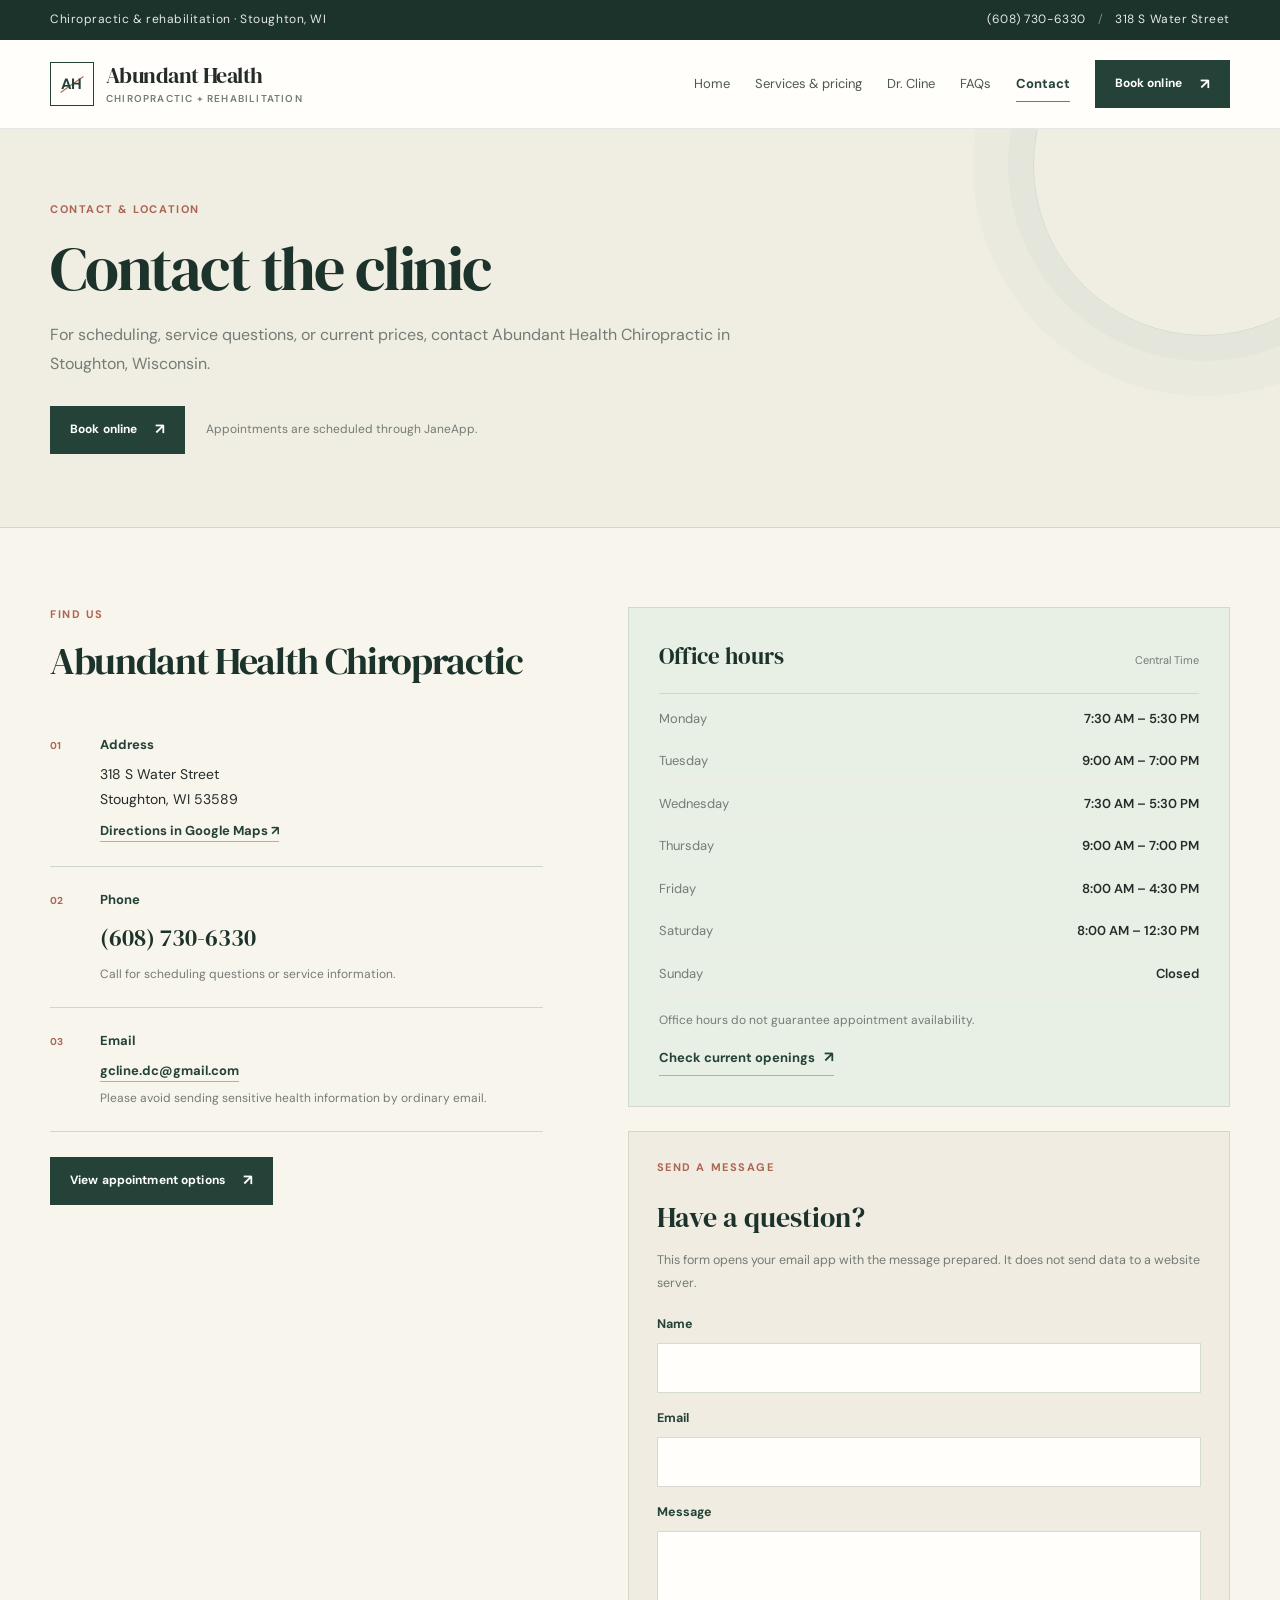
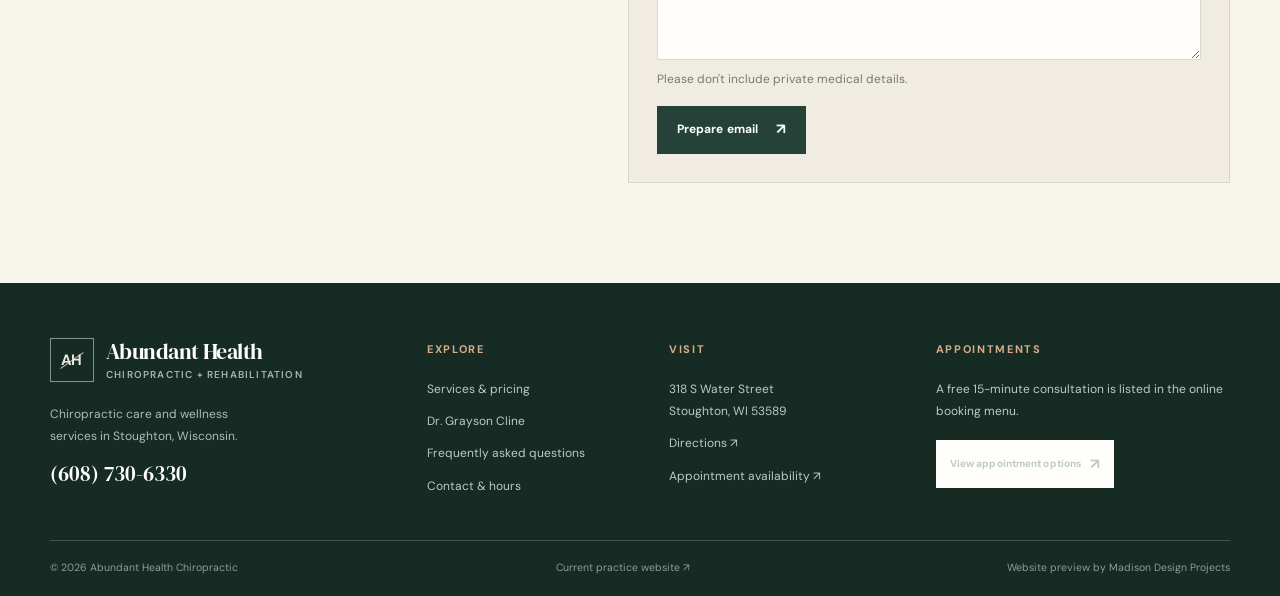
<file: contact.html>
<!doctype html>
<html lang="en">
<head>
<meta charset="utf-8">
<meta name="viewport" content="width=device-width,initial-scale=1">
<meta name="theme-color" content="#244238">
<meta name="description" content="Contact Abundant Health Chiropractic at 318 S Water Street in Stoughton, WI. View office hours, phone, email, directions, and online booking.">
<title>Contact & Location | Abundant Health Chiropractic</title>
<link rel="canonical" href="https://abundant-health-chiropractic.vercel.app/contact.html">
<link rel="preconnect" href="https://fonts.googleapis.com">
<link rel="preconnect" href="https://fonts.gstatic.com" crossorigin>
<link href="https://fonts.googleapis.com/css2?family=DM+Sans:wght@400;500;600;700&family=DM+Serif+Display:ital@0;1&display=swap" rel="stylesheet">
<link rel="stylesheet" href="assets/site.css">
<script src="assets/site.js" defer></script>
</head>
<body class="page-contact">
<div class="utility-bar">
  <div class="container utility-inner">
    <span>Chiropractic &amp; rehabilitation · Stoughton, WI</span>
    <div class="utility-right"><a href="tel:+16087306330">(608) 730-6330</a><span class="utility-divider">/</span><a href="https://www.google.com/maps/search/?api=1&query=318+S+Water+St%2C+Stoughton%2C+WI+53589" target="_blank" rel="noopener">318 S Water Street</a></div>
  </div>
</div>
<header class="site-header">
  <div class="container header-inner">
    <a class="brand" href="index.html" aria-label="Abundant Health Chiropractic home">
      <span class="brand-symbol" aria-hidden="true"><span>A</span><span>H</span></span>
      <span class="brand-name"><strong>Abundant Health</strong><small>Chiropractic + Rehabilitation</small></span>
    </a>
    <button class="menu-toggle" type="button" aria-expanded="false" aria-controls="primary-nav" aria-label="Open navigation"><span></span><span></span></button>
    <nav class="primary-nav" id="primary-nav" aria-label="Main navigation">
      <a href="index.html">Home</a><a href="services.html">Services & pricing</a><a href="about.html">Dr. Cline</a><a href="faq.html">FAQs</a><a href="contact.html" aria-current="page">Contact</a>
      <a class="button button-dark nav-book" href="https://ahchirowellness.janeapp.com/locations/abundant-health-chiropractic/book" target="_blank" rel="noopener">Book online <span aria-hidden="true">↗</span></a>
    </nav>
  </div>
</header>
<main><section class="page-hero"><div class="container page-hero-inner"><p class="eyebrow">CONTACT &amp; LOCATION</p><h1>Contact the clinic</h1><p class="page-lede">For scheduling, service questions, or current prices, contact Abundant Health Chiropractic in Stoughton, Wisconsin.</p><div class="page-hero-actions"><a class="button button-dark" href="https://ahchirowellness.janeapp.com/locations/abundant-health-chiropractic/book" target="_blank" rel="noopener">Book online <span>↗</span></a><span class="plain-note">Appointments are scheduled through JaneApp.</span></div></div></section>
<section class="section contact-section"><div class="container contact-grid"><div class="contact-main"><p class="eyebrow">FIND US</p><h2>Abundant Health Chiropractic</h2><div class="contact-detail"><span class="contact-detail-mark">01</span><div><strong>Address</strong><p>318 S Water Street<br>Stoughton, WI 53589</p><a href="https://www.google.com/maps/search/?api=1&query=318+S+Water+St%2C+Stoughton%2C+WI+53589" target="_blank" rel="noopener">Directions in Google Maps ↗</a></div></div><div class="contact-detail"><span class="contact-detail-mark">02</span><div><strong>Phone</strong><p><a class="contact-big" href="tel:+16087306330">(608) 730-6330</a></p><span>Call for scheduling questions or service information.</span></div></div><div class="contact-detail"><span class="contact-detail-mark">03</span><div><strong>Email</strong><p><a href="mailto:gcline.dc@gmail.com">gcline.dc@gmail.com</a></p><span>Please avoid sending sensitive health information by ordinary email.</span></div></div><a class="button button-dark contact-primary" href="https://ahchirowellness.janeapp.com/locations/abundant-health-chiropractic/book" target="_blank" rel="noopener">View appointment options <span>↗</span></a></div>
<div class="contact-side"><div class="hours-card hours-card-contact"><div class="hours-heading"><h3>Office hours</h3><span>Central Time</span></div><div class="hours-list"><div><span>Monday</span><b>7:30 AM – 5:30 PM</b></div><div><span>Tuesday</span><b>9:00 AM – 7:00 PM</b></div><div><span>Wednesday</span><b>7:30 AM – 5:30 PM</b></div><div><span>Thursday</span><b>9:00 AM – 7:00 PM</b></div><div><span>Friday</span><b>8:00 AM – 4:30 PM</b></div><div><span>Saturday</span><b>8:00 AM – 12:30 PM</b></div><div><span>Sunday</span><b>Closed</b></div></div><p class="hours-note">Office hours do not guarantee appointment availability.</p><a class="text-link" href="https://ahchirowellness.janeapp.com/locations/abundant-health-chiropractic/book/month" target="_blank" rel="noopener">Check current openings <span>↗</span></a></div>
<div class="message-card"><p class="eyebrow">SEND A MESSAGE</p><h3>Have a question?</h3><p>This form opens your email app with the message prepared. It does not send data to a website server.</p><form id="contact-form"><label for="contact-name">Name</label><input id="contact-name" name="name" autocomplete="name" required><label for="contact-email">Email</label><input id="contact-email" name="email" type="email" autocomplete="email" required><label for="contact-message">Message</label><textarea id="contact-message" name="message" rows="4" required></textarea><p class="form-note">Please don't include private medical details.</p><button class="button button-dark" type="submit">Prepare email <span>↗</span></button><p class="form-status" id="form-status" aria-live="polite"></p></form></div></div>
</div></section></main>
<footer class="site-footer">
  <div class="container footer-main">
    <div class="footer-brand">
      <a class="brand brand-inverse" href="index.html" aria-label="Abundant Health Chiropractic home">
        <span class="brand-symbol" aria-hidden="true"><span>A</span><span>H</span></span>
        <span class="brand-name"><strong>Abundant Health</strong><small>Chiropractic + Rehabilitation</small></span>
      </a>
      <p>Chiropractic care and wellness services in Stoughton, Wisconsin.</p>
      <a class="footer-phone" href="tel:+16087306330">(608) 730-6330</a>
    </div>
    <div class="footer-column"><h3>Explore</h3><a href="services.html">Services &amp; pricing</a><a href="about.html">Dr. Grayson Cline</a><a href="faq.html">Frequently asked questions</a><a href="contact.html">Contact &amp; hours</a></div>
    <div class="footer-column"><h3>Visit</h3><p>318 S Water Street<br>Stoughton, WI 53589</p><a href="https://www.google.com/maps/search/?api=1&query=318+S+Water+St%2C+Stoughton%2C+WI+53589" target="_blank" rel="noopener">Directions ↗</a><a href="https://ahchirowellness.janeapp.com/locations/abundant-health-chiropractic/book/month" target="_blank" rel="noopener">Appointment availability ↗</a></div>
    <div class="footer-column footer-book"><h3>Appointments</h3><p>A free 15-minute consultation is listed in the online booking menu.</p><a class="button button-light" href="https://ahchirowellness.janeapp.com/locations/abundant-health-chiropractic/book" target="_blank" rel="noopener">View appointment options <span>↗</span></a></div>
  </div>
  <div class="container footer-bottom"><span>© <span data-year>2026</span> Abundant Health Chiropractic</span><a href="https://www.ahchirowellness.com/" target="_blank" rel="noopener">Current practice website ↗</a><span>Website preview by Madison Design Projects</span></div>
</footer>
<div class="mobile-booking"><a href="https://ahchirowellness.janeapp.com/locations/abundant-health-chiropractic/book" target="_blank" rel="noopener">Book online <span>↗</span></a></div>
</body>
</html>
</file>
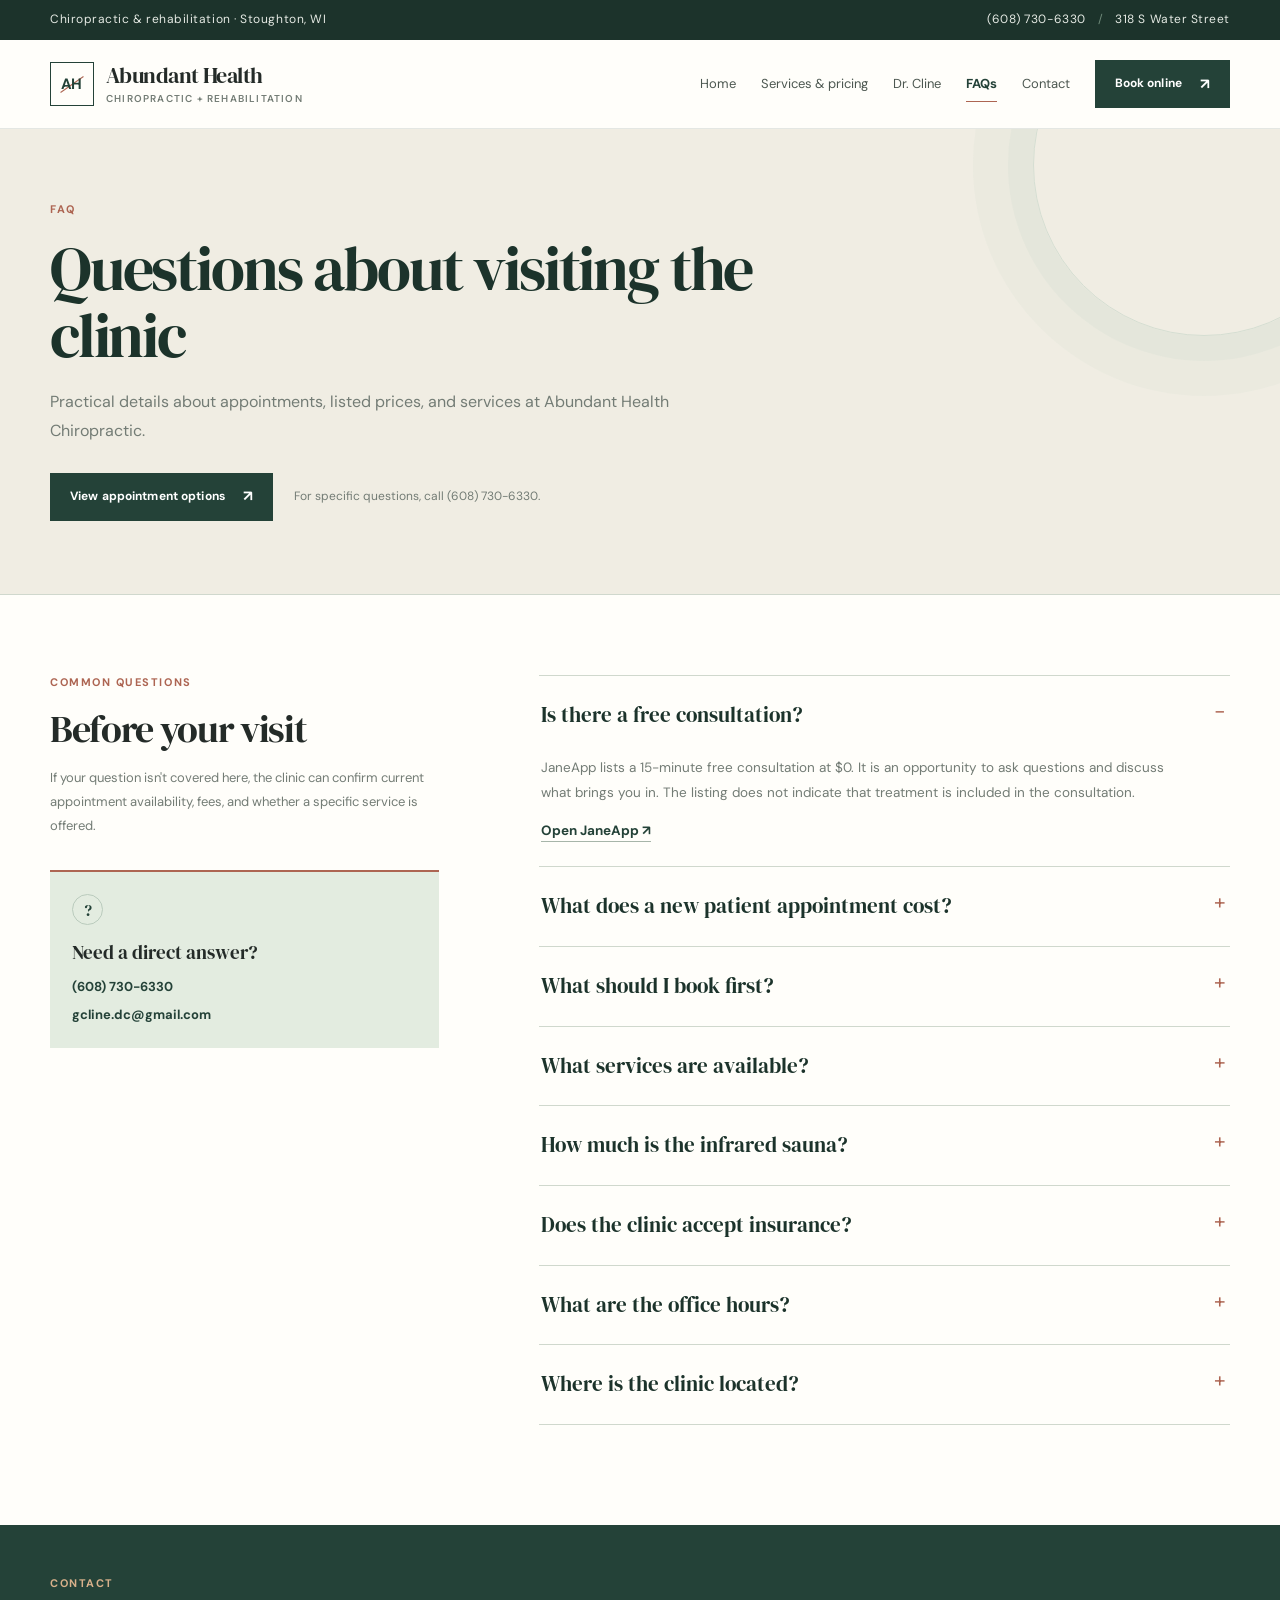
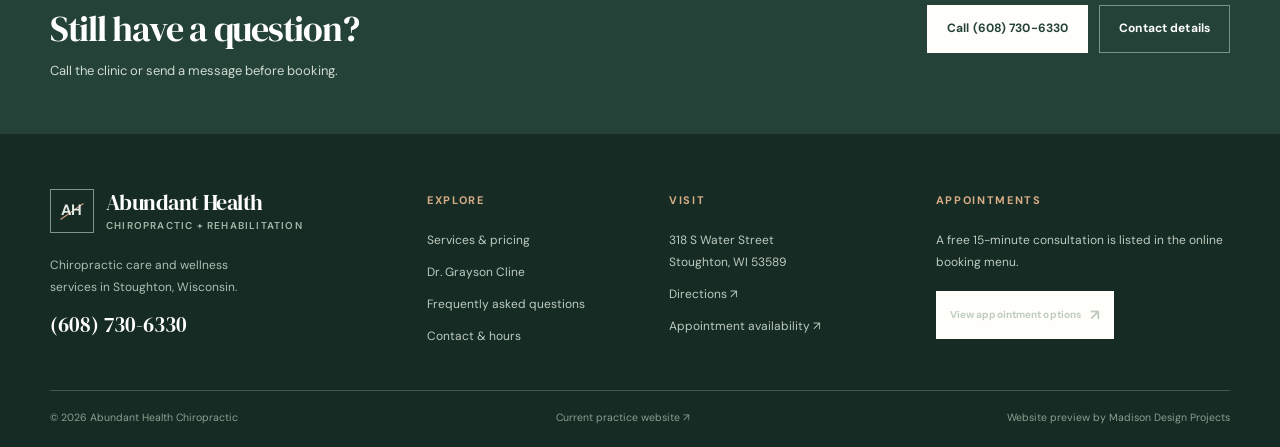
<file: faq.html>
<!doctype html>
<html lang="en">
<head>
<meta charset="utf-8">
<meta name="viewport" content="width=device-width,initial-scale=1">
<meta name="theme-color" content="#244238">
<meta name="description" content="Answers about appointments, pricing, office hours, and services at Abundant Health Chiropractic in Stoughton, WI.">
<title>Frequently Asked Questions | Abundant Health Chiropractic</title>
<link rel="canonical" href="https://abundant-health-chiropractic.vercel.app/faq.html">
<link rel="preconnect" href="https://fonts.googleapis.com">
<link rel="preconnect" href="https://fonts.gstatic.com" crossorigin>
<link href="https://fonts.googleapis.com/css2?family=DM+Sans:wght@400;500;600;700&family=DM+Serif+Display:ital@0;1&display=swap" rel="stylesheet">
<link rel="stylesheet" href="assets/site.css">
<script src="assets/site.js" defer></script>
</head>
<body class="page-faq">
<div class="utility-bar">
  <div class="container utility-inner">
    <span>Chiropractic &amp; rehabilitation · Stoughton, WI</span>
    <div class="utility-right"><a href="tel:+16087306330">(608) 730-6330</a><span class="utility-divider">/</span><a href="https://www.google.com/maps/search/?api=1&query=318+S+Water+St%2C+Stoughton%2C+WI+53589" target="_blank" rel="noopener">318 S Water Street</a></div>
  </div>
</div>
<header class="site-header">
  <div class="container header-inner">
    <a class="brand" href="index.html" aria-label="Abundant Health Chiropractic home">
      <span class="brand-symbol" aria-hidden="true"><span>A</span><span>H</span></span>
      <span class="brand-name"><strong>Abundant Health</strong><small>Chiropractic + Rehabilitation</small></span>
    </a>
    <button class="menu-toggle" type="button" aria-expanded="false" aria-controls="primary-nav" aria-label="Open navigation"><span></span><span></span></button>
    <nav class="primary-nav" id="primary-nav" aria-label="Main navigation">
      <a href="index.html">Home</a><a href="services.html">Services & pricing</a><a href="about.html">Dr. Cline</a><a href="faq.html" aria-current="page">FAQs</a><a href="contact.html">Contact</a>
      <a class="button button-dark nav-book" href="https://ahchirowellness.janeapp.com/locations/abundant-health-chiropractic/book" target="_blank" rel="noopener">Book online <span aria-hidden="true">↗</span></a>
    </nav>
  </div>
</header>
<main><section class="page-hero"><div class="container page-hero-inner"><p class="eyebrow">FAQ</p><h1>Questions about visiting the clinic</h1><p class="page-lede">Practical details about appointments, listed prices, and services at Abundant Health Chiropractic.</p><div class="page-hero-actions"><a class="button button-dark" href="https://ahchirowellness.janeapp.com/locations/abundant-health-chiropractic/book" target="_blank" rel="noopener">View appointment options <span>↗</span></a><span class="plain-note">For specific questions, call (608) 730-6330.</span></div></div></section>
<section class="section faq-section"><div class="container faq-grid"><div class="faq-aside"><p class="eyebrow">COMMON QUESTIONS</p><h2>Before your visit</h2><p>If your question isn't covered here, the clinic can confirm current appointment availability, fees, and whether a specific service is offered.</p><div class="faq-contact-card"><span class="faq-contact-icon">?</span><strong>Need a direct answer?</strong><a href="tel:+16087306330">(608) 730-6330</a><a href="mailto:gcline.dc@gmail.com">gcline.dc@gmail.com</a></div></div><div class="faq-list">
  <details open><summary>Is there a free consultation?</summary><div class="faq-answer"><p>JaneApp lists a 15-minute free consultation at $0. It is an opportunity to ask questions and discuss what brings you in. The listing does not indicate that treatment is included in the consultation.</p><a href="https://ahchirowellness.janeapp.com/locations/abundant-health-chiropractic/book" target="_blank" rel="noopener">Open JaneApp ↗</a></div></details>
  <details><summary>What does a new patient appointment cost?</summary><div class="faq-answer"><p>The current JaneApp menu lists New Patient Chiropractic at 40 minutes for $120, and Chiropractic Adjustment at 20 minutes for $60. Check JaneApp for the current options and availability.</p><a href="services.html">See services and prices ↗</a></div></details>
  <details><summary>What should I book first?</summary><div class="faq-answer"><p>If you have questions about which visit fits your situation, call the clinic or choose the free consultation listed in JaneApp. For care questions, the practitioner will determine appropriate next steps with you.</p></div></details>
  <details><summary>What services are available?</summary><div class="faq-answer"><p>The practice website lists chiropractic adjustments, cupping, infrared sauna, intersegmental traction, soft-tissue modalities, and red light therapy. Dr. Cline's biography also lists rehabilitation and balance training. Confirm current availability and separate pricing with the clinic.</p><a href="services.html">Review the service list ↗</a></div></details>
  <details><summary>How much is the infrared sauna?</summary><div class="faq-answer"><p>The practice's sauna page lists $30 for one session, $125 for a five-session pack, and $225 for a ten-session pack. The current JaneApp sauna listing does not show a price, so confirm the amount when booking.</p><a href="https://ahchirowellness.janeapp.com/locations/abundant-health-chiropractic/book" target="_blank" rel="noopener">Check online availability ↗</a></div></details>
  <details><summary>Does the clinic accept insurance?</summary><div class="faq-answer"><p>The practice website describes its model as out-of-network, fee-for-service care and says it accepts most HSA/FSA payments. Coverage and reimbursement depend on your plan; confirm details with the clinic and your insurer.</p></div></details>
  <details><summary>What are the office hours?</summary><div class="faq-answer"><p>Monday 7:30 AM–5:30 PM; Tuesday 9 AM–7 PM; Wednesday 7:30 AM–5:30 PM; Thursday 9 AM–7 PM; Friday 8 AM–4:30 PM; Saturday 8 AM–12:30 PM; Sunday closed. Appointment times can differ from office hours, so check JaneApp for current openings.</p><a href="https://ahchirowellness.janeapp.com/locations/abundant-health-chiropractic/book/month" target="_blank" rel="noopener">View availability by month ↗</a></div></details>
  <details><summary>Where is the clinic located?</summary><div class="faq-answer"><p>Abundant Health Chiropractic is located at 318 S Water Street, Stoughton, WI 53589.</p><a href="https://www.google.com/maps/search/?api=1&query=318+S+Water+St%2C+Stoughton%2C+WI+53589" target="_blank" rel="noopener">Get directions ↗</a></div></details>
</div></div></section>
<section class="faq-bottom"><div class="container faq-bottom-inner"><div><p class="eyebrow eyebrow-light">CONTACT</p><h2>Still have a question?</h2><p>Call the clinic or send a message before booking.</p></div><div class="cta-buttons"><a class="button button-light" href="tel:+16087306330">Call (608) 730-6330</a><a class="button button-ghost-light" href="contact.html">Contact details</a></div></div></section></main>
<footer class="site-footer">
  <div class="container footer-main">
    <div class="footer-brand">
      <a class="brand brand-inverse" href="index.html" aria-label="Abundant Health Chiropractic home">
        <span class="brand-symbol" aria-hidden="true"><span>A</span><span>H</span></span>
        <span class="brand-name"><strong>Abundant Health</strong><small>Chiropractic + Rehabilitation</small></span>
      </a>
      <p>Chiropractic care and wellness services in Stoughton, Wisconsin.</p>
      <a class="footer-phone" href="tel:+16087306330">(608) 730-6330</a>
    </div>
    <div class="footer-column"><h3>Explore</h3><a href="services.html">Services &amp; pricing</a><a href="about.html">Dr. Grayson Cline</a><a href="faq.html">Frequently asked questions</a><a href="contact.html">Contact &amp; hours</a></div>
    <div class="footer-column"><h3>Visit</h3><p>318 S Water Street<br>Stoughton, WI 53589</p><a href="https://www.google.com/maps/search/?api=1&query=318+S+Water+St%2C+Stoughton%2C+WI+53589" target="_blank" rel="noopener">Directions ↗</a><a href="https://ahchirowellness.janeapp.com/locations/abundant-health-chiropractic/book/month" target="_blank" rel="noopener">Appointment availability ↗</a></div>
    <div class="footer-column footer-book"><h3>Appointments</h3><p>A free 15-minute consultation is listed in the online booking menu.</p><a class="button button-light" href="https://ahchirowellness.janeapp.com/locations/abundant-health-chiropractic/book" target="_blank" rel="noopener">View appointment options <span>↗</span></a></div>
  </div>
  <div class="container footer-bottom"><span>© <span data-year>2026</span> Abundant Health Chiropractic</span><a href="https://www.ahchirowellness.com/" target="_blank" rel="noopener">Current practice website ↗</a><span>Website preview by Madison Design Projects</span></div>
</footer>
<div class="mobile-booking"><a href="https://ahchirowellness.janeapp.com/locations/abundant-health-chiropractic/book" target="_blank" rel="noopener">Book online <span>↗</span></a></div>
</body>
</html>
</file>
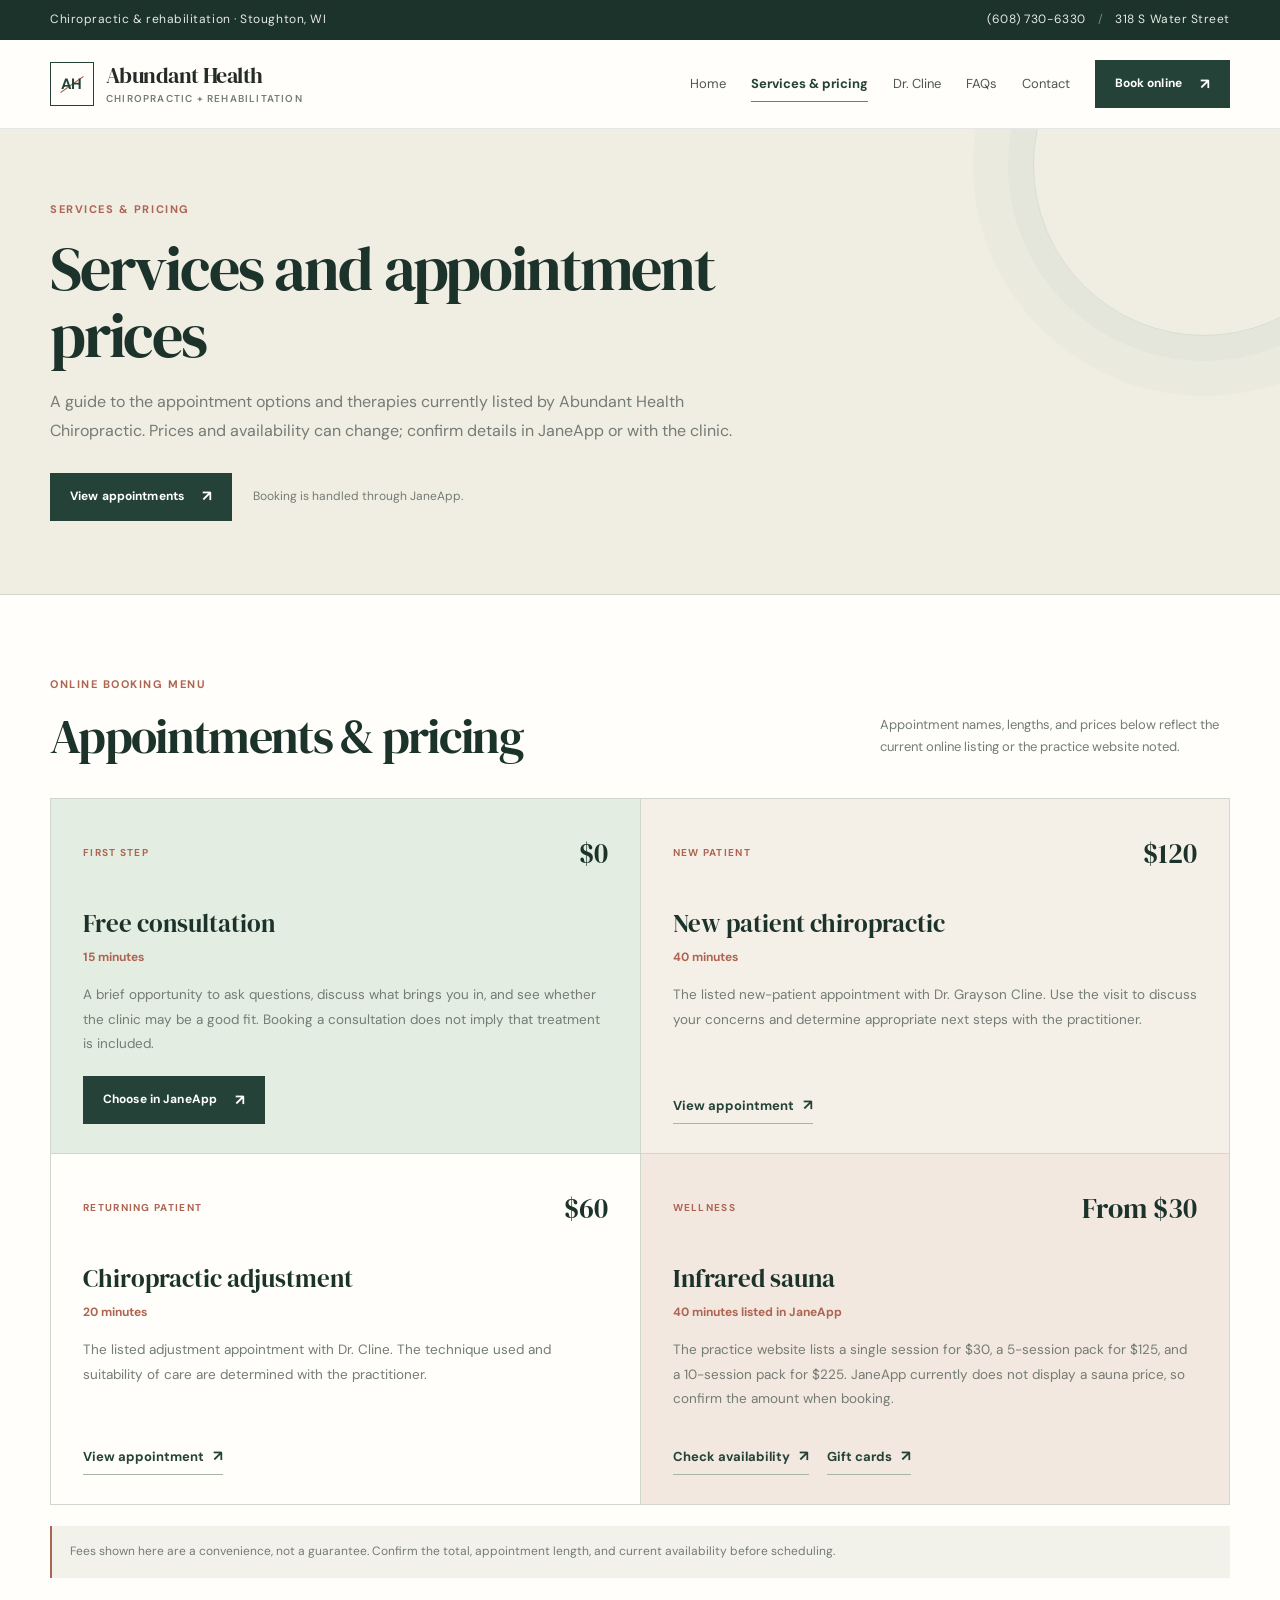
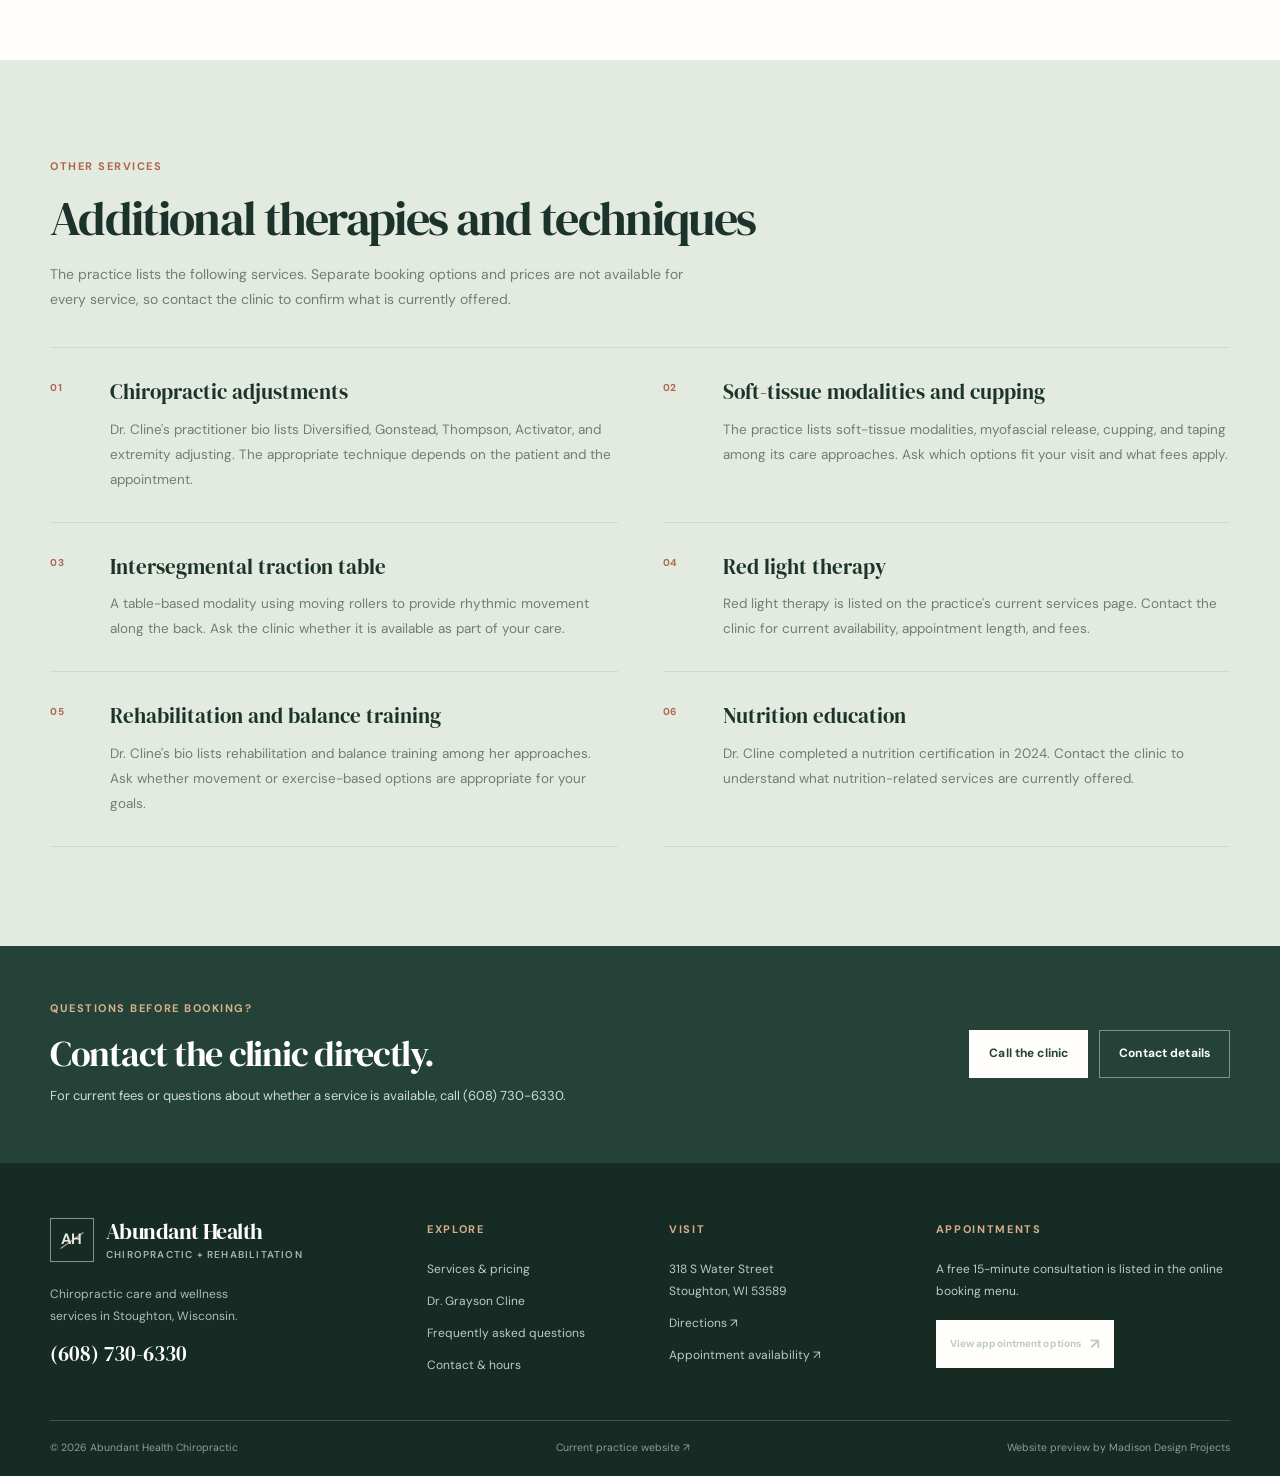
<file: services.html>
<!doctype html>
<html lang="en">
<head>
<meta charset="utf-8">
<meta name="viewport" content="width=device-width,initial-scale=1">
<meta name="theme-color" content="#244238">
<meta name="description" content="Review chiropractic appointments, current listed prices, and other services offered by Abundant Health Chiropractic in Stoughton, WI.">
<title>Services & Pricing | Abundant Health Chiropractic</title>
<link rel="canonical" href="https://abundant-health-chiropractic.vercel.app/services.html">
<link rel="preconnect" href="https://fonts.googleapis.com">
<link rel="preconnect" href="https://fonts.gstatic.com" crossorigin>
<link href="https://fonts.googleapis.com/css2?family=DM+Sans:wght@400;500;600;700&family=DM+Serif+Display:ital@0;1&display=swap" rel="stylesheet">
<link rel="stylesheet" href="assets/site.css">
<script src="assets/site.js" defer></script>
</head>
<body class="page-services">
<div class="utility-bar">
  <div class="container utility-inner">
    <span>Chiropractic &amp; rehabilitation · Stoughton, WI</span>
    <div class="utility-right"><a href="tel:+16087306330">(608) 730-6330</a><span class="utility-divider">/</span><a href="https://www.google.com/maps/search/?api=1&query=318+S+Water+St%2C+Stoughton%2C+WI+53589" target="_blank" rel="noopener">318 S Water Street</a></div>
  </div>
</div>
<header class="site-header">
  <div class="container header-inner">
    <a class="brand" href="index.html" aria-label="Abundant Health Chiropractic home">
      <span class="brand-symbol" aria-hidden="true"><span>A</span><span>H</span></span>
      <span class="brand-name"><strong>Abundant Health</strong><small>Chiropractic + Rehabilitation</small></span>
    </a>
    <button class="menu-toggle" type="button" aria-expanded="false" aria-controls="primary-nav" aria-label="Open navigation"><span></span><span></span></button>
    <nav class="primary-nav" id="primary-nav" aria-label="Main navigation">
      <a href="index.html">Home</a><a href="services.html" aria-current="page">Services & pricing</a><a href="about.html">Dr. Cline</a><a href="faq.html">FAQs</a><a href="contact.html">Contact</a>
      <a class="button button-dark nav-book" href="https://ahchirowellness.janeapp.com/locations/abundant-health-chiropractic/book" target="_blank" rel="noopener">Book online <span aria-hidden="true">↗</span></a>
    </nav>
  </div>
</header>
<main><section class="page-hero"><div class="container page-hero-inner"><p class="eyebrow">SERVICES &amp; PRICING</p><h1>Services and appointment prices</h1><p class="page-lede">A guide to the appointment options and therapies currently listed by Abundant Health Chiropractic. Prices and availability can change; confirm details in JaneApp or with the clinic.</p><div class="page-hero-actions"><a class="button button-dark" href="https://ahchirowellness.janeapp.com/locations/abundant-health-chiropractic/book" target="_blank" rel="noopener">View appointments <span>↗</span></a><span class="plain-note">Booking is handled through JaneApp.</span></div></div></section>
<section class="section pricing-section"><div class="container"><div class="section-heading split-heading"><div><p class="eyebrow">ONLINE BOOKING MENU</p><h2>Appointments &amp; pricing</h2></div><p>Appointment names, lengths, and prices below reflect the current online listing or the practice website noted.</p></div>
<div class="pricing-grid">
  <article class="price-card price-card-consult"><div class="price-top"><span class="price-tag">FIRST STEP</span><span class="price-amount">$0</span></div><h3>Free consultation</h3><p class="duration">15 minutes</p><p>A brief opportunity to ask questions, discuss what brings you in, and see whether the clinic may be a good fit. Booking a consultation does not imply that treatment is included.</p><a class="button button-dark" href="https://ahchirowellness.janeapp.com/locations/abundant-health-chiropractic/book" target="_blank" rel="noopener">Choose in JaneApp <span>↗</span></a></article>
  <article class="price-card"><div class="price-top"><span class="price-tag">NEW PATIENT</span><span class="price-amount">$120</span></div><h3>New patient chiropractic</h3><p class="duration">40 minutes</p><p>The listed new-patient appointment with Dr. Grayson Cline. Use the visit to discuss your concerns and determine appropriate next steps with the practitioner.</p><a class="text-link" href="https://ahchirowellness.janeapp.com/locations/abundant-health-chiropractic/book" target="_blank" rel="noopener">View appointment <span>↗</span></a></article>
  <article class="price-card"><div class="price-top"><span class="price-tag">RETURNING PATIENT</span><span class="price-amount">$60</span></div><h3>Chiropractic adjustment</h3><p class="duration">20 minutes</p><p>The listed adjustment appointment with Dr. Cline. The technique used and suitability of care are determined with the practitioner.</p><a class="text-link" href="https://ahchirowellness.janeapp.com/locations/abundant-health-chiropractic/book" target="_blank" rel="noopener">View appointment <span>↗</span></a></article>
  <article class="price-card price-card-sauna" id="sauna"><div class="price-top"><span class="price-tag">WELLNESS</span><span class="price-amount">From $30</span></div><h3>Infrared sauna</h3><p class="duration">40 minutes listed in JaneApp</p><p>The practice website lists a single session for $30, a 5-session pack for $125, and a 10-session pack for $225. JaneApp currently does not display a sauna price, so confirm the amount when booking.</p><div class="price-actions"><a class="text-link" href="https://ahchirowellness.janeapp.com/locations/abundant-health-chiropractic/book" target="_blank" rel="noopener">Check availability <span>↗</span></a><a class="text-link" href="https://ahchirowellness.janeapp.com/online_gift_cards/new" target="_blank" rel="noopener">Gift cards <span>↗</span></a></div></article>
</div>
<p class="source-note">Fees shown here are a convenience, not a guarantee. Confirm the total, appointment length, and current availability before scheduling.</p>
</div></section>
<section class="section services-detail-section"><div class="container"><div class="section-heading"><p class="eyebrow">OTHER SERVICES</p><h2>Additional therapies and techniques</h2><p class="section-intro">The practice lists the following services. Separate booking options and prices are not available for every service, so contact the clinic to confirm what is currently offered.</p></div>
<div class="detail-service-grid">
  <article id="chiropractic" class="detail-service"><span class="detail-number">01</span><div><h3>Chiropractic adjustments</h3><p>Dr. Cline's practitioner bio lists Diversified, Gonstead, Thompson, Activator, and extremity adjusting. The appropriate technique depends on the patient and the appointment.</p></div></article>
  <article id="soft-tissue" class="detail-service"><span class="detail-number">02</span><div><h3>Soft-tissue modalities and cupping</h3><p>The practice lists soft-tissue modalities, myofascial release, cupping, and taping among its care approaches. Ask which options fit your visit and what fees apply.</p></div></article>
  <article id="traction" class="detail-service"><span class="detail-number">03</span><div><h3>Intersegmental traction table</h3><p>A table-based modality using moving rollers to provide rhythmic movement along the back. Ask the clinic whether it is available as part of your care.</p></div></article>
  <article id="red-light" class="detail-service"><span class="detail-number">04</span><div><h3>Red light therapy</h3><p>Red light therapy is listed on the practice's current services page. Contact the clinic for current availability, appointment length, and fees.</p></div></article>
  <article id="rehab" class="detail-service"><span class="detail-number">05</span><div><h3>Rehabilitation and balance training</h3><p>Dr. Cline's bio lists rehabilitation and balance training among her approaches. Ask whether movement or exercise-based options are appropriate for your goals.</p></div></article>
  <article id="nutrition" class="detail-service"><span class="detail-number">06</span><div><h3>Nutrition education</h3><p>Dr. Cline completed a nutrition certification in 2024. Contact the clinic to understand what nutrition-related services are currently offered.</p></div></article>
</div></div></section>
<section class="cta-panel"><div class="container cta-panel-inner"><div><p class="eyebrow eyebrow-light">QUESTIONS BEFORE BOOKING?</p><h2>Contact the clinic directly.</h2><p>For current fees or questions about whether a service is available, call (608) 730-6330.</p></div><div class="cta-buttons"><a class="button button-light" href="tel:+16087306330">Call the clinic</a><a class="button button-ghost-light" href="contact.html">Contact details</a></div></div></section></main>
<footer class="site-footer">
  <div class="container footer-main">
    <div class="footer-brand">
      <a class="brand brand-inverse" href="index.html" aria-label="Abundant Health Chiropractic home">
        <span class="brand-symbol" aria-hidden="true"><span>A</span><span>H</span></span>
        <span class="brand-name"><strong>Abundant Health</strong><small>Chiropractic + Rehabilitation</small></span>
      </a>
      <p>Chiropractic care and wellness services in Stoughton, Wisconsin.</p>
      <a class="footer-phone" href="tel:+16087306330">(608) 730-6330</a>
    </div>
    <div class="footer-column"><h3>Explore</h3><a href="services.html">Services &amp; pricing</a><a href="about.html">Dr. Grayson Cline</a><a href="faq.html">Frequently asked questions</a><a href="contact.html">Contact &amp; hours</a></div>
    <div class="footer-column"><h3>Visit</h3><p>318 S Water Street<br>Stoughton, WI 53589</p><a href="https://www.google.com/maps/search/?api=1&query=318+S+Water+St%2C+Stoughton%2C+WI+53589" target="_blank" rel="noopener">Directions ↗</a><a href="https://ahchirowellness.janeapp.com/locations/abundant-health-chiropractic/book/month" target="_blank" rel="noopener">Appointment availability ↗</a></div>
    <div class="footer-column footer-book"><h3>Appointments</h3><p>A free 15-minute consultation is listed in the online booking menu.</p><a class="button button-light" href="https://ahchirowellness.janeapp.com/locations/abundant-health-chiropractic/book" target="_blank" rel="noopener">View appointment options <span>↗</span></a></div>
  </div>
  <div class="container footer-bottom"><span>© <span data-year>2026</span> Abundant Health Chiropractic</span><a href="https://www.ahchirowellness.com/" target="_blank" rel="noopener">Current practice website ↗</a><span>Website preview by Madison Design Projects</span></div>
</footer>
<div class="mobile-booking"><a href="https://ahchirowellness.janeapp.com/locations/abundant-health-chiropractic/book" target="_blank" rel="noopener">Book online <span>↗</span></a></div>
</body>
</html>
</file>
<file: assets/site.css>
:root{
 --ink:#242b28;--ink-soft:#4c5650;--green:#244238;--green-deep:#1c332b;--green-mid:#426456;
 --sage:#dbe5da;--sage-pale:#eff3ec;--cream:#f7f5ef;--paper:#fffefa;--line:#d9ddd4;
 --clay:#ad6552;--gold:#c9a26e;--muted:#737c75;--white:#fff;--shadow:0 22px 70px rgba(31,48,39,.10);
 --sans:"DM Sans",Arial,sans-serif;--serif:"DM Serif Display",Georgia,serif;
}
*{box-sizing:border-box}
html{scroll-behavior:smooth;scroll-padding-top:95px}
body{margin:0;background:var(--paper);color:var(--ink);font-family:var(--sans);font-size:15px;line-height:1.65;-webkit-font-smoothing:antialiased}
a{color:inherit;text-decoration:none}
img{max-width:100%;display:block}
button,input,textarea{font:inherit}
button,a{-webkit-tap-highlight-color:transparent}
.container{width:min(1180px,calc(100% - 56px));margin:0 auto}
.utility-bar{background:var(--green-deep);color:#e5eae4;font-size:11px;letter-spacing:.045em}
.utility-inner{min-height:37px;display:flex;align-items:center;justify-content:space-between;gap:20px}
.utility-right{display:flex;align-items:center;gap:12px;color:#e5eae4}
.utility-right a:hover{color:#fff;text-decoration:underline;text-underline-offset:4px}
.utility-divider{color:#6f8a7a}
.site-header{position:sticky;top:0;z-index:30;background:rgba(255,254,250,.96);backdrop-filter:blur(12px);border-bottom:1px solid rgba(36,66,56,.12)}
.header-inner{min-height:88px;display:flex;align-items:center;justify-content:space-between;gap:28px}
.brand{display:inline-flex;align-items:center;gap:12px;flex-shrink:0}
.brand-symbol{width:44px;height:44px;border:1px solid var(--green);color:var(--green);display:flex;align-items:center;justify-content:center;font-size:15px;letter-spacing:-.13em;padding-right:3px;font-weight:700;position:relative}
.brand-symbol:before{content:"";position:absolute;left:7px;right:7px;top:21px;border-top:1px solid var(--clay);transform:rotate(-35deg)}
.brand-symbol span{position:relative}
.brand-name{display:flex;flex-direction:column;line-height:1.15}
.brand-name strong{font-family:var(--serif);font-size:22px;font-weight:400;letter-spacing:-.025em}
.brand-name small{font-size:9px;letter-spacing:.145em;text-transform:uppercase;color:var(--muted);margin-top:5px;font-weight:600}
.primary-nav{display:flex;align-items:center;gap:25px}
.primary-nav>a:not(.button){font-size:12px;color:#4c5750;position:relative;padding:9px 0}
.primary-nav>a:not(.button):after{content:"";position:absolute;left:0;right:100%;bottom:2px;height:1px;background:var(--clay);transition:right .2s}
.primary-nav>a:not(.button):hover:after,.primary-nav>a[aria-current=page]:after{right:0}
.primary-nav>a[aria-current=page]{color:var(--green);font-weight:700}
.button{display:inline-flex;justify-content:center;align-items:center;gap:18px;min-height:48px;padding:0 19px;font-size:12px;font-weight:700;letter-spacing:.01em;border:1px solid transparent;transition:transform .2s,background .2s,color .2s,border-color .2s;cursor:pointer}
.button:hover{transform:translateY(-2px)}
.button span{font-size:15px;line-height:1}
.button-dark{background:var(--green);color:white;border-color:var(--green)}
.button-dark:hover{background:var(--green-deep);border-color:var(--green-deep)}
.button-light{background:var(--paper);color:var(--green);border-color:var(--paper)}
.button-light:hover{background:#e5eae2;border-color:#e5eae2}
.button-outline{color:var(--green);border-color:#a8b3a8;background:transparent}
.button-outline:hover{border-color:var(--green);background:rgba(255,255,255,.55)}
.button-ghost-light{color:white;border-color:rgba(255,255,255,.42);background:transparent}
.menu-toggle{display:none;width:42px;height:42px;background:transparent;border:1px solid var(--line);padding:11px;cursor:pointer}
.menu-toggle span{display:block;background:var(--green);height:1.5px;margin:5px 0;transition:transform .2s}
.home-hero{position:relative;overflow:hidden;background:var(--cream);min-height:590px}
.hero-tint{position:absolute;inset:auto -6% -180px 48%;height:490px;background:#e9ede5;border-radius:50%;transform:rotate(-14deg)}
.hero-grid{position:relative;display:grid;grid-template-columns:1.04fr .96fr;align-items:center;gap:70px;min-height:590px;padding-top:46px;padding-bottom:56px}
.hero-copy{position:relative;z-index:2;padding:8px 0 18px}
.eyebrow{display:flex;align-items:center;gap:10px;color:var(--clay);font-size:10px;font-weight:700;letter-spacing:.16em;line-height:1.4;margin:0 0 19px;text-transform:uppercase}
.eyebrow-line{display:inline-block;width:28px;height:1px;background:var(--clay)}
h1,h2,h3,p{margin-top:0}
h1,h2{font-family:var(--serif);font-weight:400;letter-spacing:-.035em;line-height:1.08}
h1{font-size:clamp(46px,5.1vw,70px);max-width:610px;margin:0 0 23px;color:var(--green-deep)}
h1 em{font-weight:400;color:var(--clay)}
.hero-lede{font-size:16px;line-height:1.8;color:#5f6961;max-width:510px;margin:0 0 28px}
.hero-actions{display:flex;flex-wrap:wrap;gap:12px;align-items:center}
.hero-note{display:flex;align-items:center;gap:12px;margin-top:33px;padding-top:20px;border-top:1px solid #d7ded4;max-width:395px}
.note-symbol{display:flex;align-items:center;justify-content:center;width:42px;height:42px;flex-shrink:0;border-radius:50%;background:var(--sage);color:var(--green);font-family:var(--serif);font-size:17px}
.hero-note>span:last-child{display:flex;flex-direction:column;line-height:1.4}
.hero-note strong{font-size:12px;color:var(--green)}
.hero-note small{font-size:11px;color:var(--muted);margin-top:4px}
.hero-portrait{position:relative;max-width:475px;width:100%;margin:0 0 0 auto;padding:0 24px 25px 0}
.hero-portrait>img{position:relative;z-index:1;width:100%;height:470px;object-fit:cover;object-position:center 25%;background:#dce2d8;filter:saturate(.82)}
.portrait-backdrop{position:absolute;inset:28px 0 0 27px;background:#cbd8cc}
.portrait-label{position:absolute;z-index:2;left:-28px;bottom:0;background:var(--paper);display:flex;align-items:center;gap:14px;padding:17px 23px;box-shadow:var(--shadow);min-width:250px}
.label-rule{width:26px;height:2px;background:var(--clay);flex-shrink:0}
.portrait-label>span:last-child{display:flex;flex-direction:column;line-height:1.35}
.portrait-label strong{font-family:var(--serif);font-size:17px;font-weight:400}
.portrait-label small{font-size:10px;color:var(--muted);margin-top:4px}
.hero-index{position:absolute;right:27px;top:50%;writing-mode:vertical-rl;color:#a1aaa0;font-size:10px;letter-spacing:.18em}
.quick-facts{background:var(--paper);border-bottom:1px solid var(--line)}
.facts-grid{display:grid;grid-template-columns:repeat(3,1fr);padding-top:27px;padding-bottom:27px}
.fact{padding:3px 32px;border-right:1px solid var(--line);display:flex;flex-direction:column;gap:3px}
.fact:first-child{padding-left:0}
.fact:last-child{border-right:0}
.fact-label{font-size:9px;font-weight:700;letter-spacing:.15em;color:var(--clay)}
.fact strong{font-size:17px;font-family:var(--serif);font-weight:400;color:var(--green-deep)}
.fact small{color:var(--muted);font-size:11px}
.section{padding:99px 0}
.section-heading{margin-bottom:35px}
.section-heading h2,.doctor-copy h2,.visit-copy h2,.contact-main h2{font-size:clamp(34px,4vw,48px);margin:0;color:var(--green-deep)}
.split-heading{display:flex;align-items:end;justify-content:space-between;gap:50px}
.split-heading>p{max-width:350px;color:var(--muted);font-size:13px;line-height:1.75;margin:0 0 4px}
.services-preview{background:#fbfaf6}
.service-cards{display:grid;grid-template-columns:repeat(4,minmax(0,1fr));border-top:1px solid var(--line);border-bottom:1px solid var(--line)}
.service-card{display:flex;flex-direction:column;min-height:330px;padding:24px 23px 22px;border-right:1px solid var(--line);position:relative;transition:background .2s,transform .2s}
.service-card:first-child{border-left:1px solid var(--line)}
.service-card:hover{background:white;transform:translateY(-4px)}
.service-card-featured{background:#edf2eb}
.card-index{font-size:9px;letter-spacing:.1em;color:var(--clay);font-weight:700}
.card-icon{display:flex;align-items:center;justify-content:center;width:57px;height:57px;border:1px solid #ccd7ce;border-radius:50%;color:var(--green);margin:32px 0 22px}
.card-icon svg{width:37px;height:37px}
.service-card h3{font-size:19px;line-height:1.25;font-family:var(--serif);font-weight:400;margin:0 0 12px;color:var(--green-deep)}
.service-card p{font-size:12px;line-height:1.75;color:var(--muted);margin:0 0 22px}
.card-link{display:flex;justify-content:space-between;align-items:center;gap:8px;font-size:10px;font-weight:700;color:var(--green);margin-top:auto;padding-top:16px;border-top:1px solid #dce0d7}
.card-link b{font-size:14px;color:var(--clay)}
.section-end-link{display:flex;justify-content:space-between;align-items:center;gap:15px;padding-top:23px;color:var(--muted);font-size:12px}
.text-link{display:inline-flex;align-items:center;gap:9px;color:var(--green);font-weight:700;font-size:12px;border-bottom:1px solid #a7b5a9;padding-bottom:5px}
.text-link span{font-size:15px;transition:transform .18s}
.text-link:hover span{transform:translateX(3px)}
.doctor-section{background:var(--sage-pale)}
.doctor-grid{display:grid;grid-template-columns:.92fr 1.08fr;gap:100px;align-items:center}
.doctor-image-wrap{position:relative;padding:0 0 22px 22px;max-width:435px}
.doctor-image-wrap:before{position:absolute;content:"";left:0;top:-20px;right:24px;bottom:43px;border:1px solid #b5c7b8}
.doctor-image-wrap img{position:relative;width:100%;height:465px;object-fit:cover;object-position:center 25%;z-index:1;filter:saturate(.8)}
.image-caption{position:absolute;z-index:2;bottom:0;right:-26px;padding:11px 17px;background:var(--green);color:#fff;font-size:10px;letter-spacing:.04em}
.doctor-copy h2{margin:0 0 22px}
.doctor-copy>p:not(.eyebrow){font-size:14px;line-height:1.9;color:var(--ink-soft);max-width:590px}
.doctor-credentials{display:flex;gap:38px;border-top:1px solid #cad6ca;border-bottom:1px solid #cad6ca;padding:18px 0;margin:25px 0 25px}
.doctor-credentials>div{display:flex;flex-direction:column;gap:3px}
.doctor-credentials strong{font-family:var(--serif);font-size:25px;font-weight:400;color:var(--clay)}
.doctor-credentials span{font-size:10px;color:var(--muted)}
.review-band{background:var(--green);color:white;padding:75px 0}
.review-grid{display:grid;grid-template-columns:.75fr 1.25fr;gap:100px;align-items:start}
.review-grid h2{font-size:37px;max-width:280px;margin:0}
.eyebrow-light{color:#d8b18b}
.review-grid blockquote{margin:0;position:relative;padding:1px 0 0 48px;border-left:1px solid #647a6e}
.quote-mark{position:absolute;left:10px;top:-18px;color:#d7ae87;font-family:var(--serif);font-size:56px}
.review-grid blockquote p{font-family:var(--serif);font-size:27px;line-height:1.4;margin:0 0 15px;color:#fff}
.review-grid cite{font-style:normal;color:#c0d0c3;font-size:11px;display:block}
.review-grid blockquote a{display:inline-block;margin-top:18px;color:#f0d0b3;font-size:11px;border-bottom:1px solid #718a7d;padding-bottom:3px}
.visit-section{background:var(--cream)}
.visit-grid{display:grid;grid-template-columns:.8fr 1fr;gap:100px;align-items:start}
.visit-copy h2{margin:0 0 20px}
.visit-copy>p:not(.eyebrow){font-size:15px;color:var(--ink-soft);line-height:1.8}
.visit-links{display:flex;align-items:center;gap:22px;margin-top:28px;flex-wrap:wrap}
.hours-card{padding:30px;background:var(--paper);border:1px solid var(--line);box-shadow:0 12px 34px rgba(31,48,39,.04)}
.hours-heading{display:flex;justify-content:space-between;align-items:baseline;gap:14px;border-bottom:1px solid var(--line);padding-bottom:17px;margin-bottom:4px}
.hours-heading h3{font-family:var(--serif);font-size:23px;font-weight:400;margin:0;color:var(--green-deep)}
.hours-heading>span{font-size:10px;color:var(--muted)}
.hours-list>div{display:flex;align-items:center;justify-content:space-between;gap:15px;border-bottom:1px solid #ecece5;padding:10px 0;font-size:12px}
.hours-list>div span{color:var(--muted)}
.hours-list>div b{font-weight:600;color:var(--ink);font-size:12px;text-align:right}
.hours-note{font-size:10px;color:var(--muted);margin:16px 0 13px}
.book-strip{background:var(--green-deep);color:white;padding:57px 0}
.book-strip-inner{display:flex;align-items:center;justify-content:space-between;gap:40px}
.book-strip h2{font-size:36px;margin:0 0 10px}
.book-strip p:not(.eyebrow){color:#c7d1c8;font-size:12px;max-width:610px;margin:0}
.book-strip .eyebrow{margin-bottom:11px}
.site-footer{background:#172923;color:#dce4dd;padding:55px 0 20px}
.footer-main{display:grid;grid-template-columns:1.35fr .8fr .9fr 1.2fr;gap:46px;padding-bottom:43px}
.brand-inverse .brand-symbol{color:#e2e9e2;border-color:#809588}
.brand-inverse .brand-symbol:before{border-color:#d0a185}
.brand-inverse .brand-name strong{color:white}
.brand-inverse .brand-name small{color:#a7b7aa}
.footer-brand>p{font-size:11px;color:#afbeb2;max-width:225px;line-height:1.8;margin:21px 0 10px}
.footer-phone{font-family:var(--serif);font-size:21px;color:#fff}
.footer-column{display:flex;flex-direction:column;align-items:flex-start;gap:10px}
.footer-column h3{font-size:10px;text-transform:uppercase;letter-spacing:.15em;color:#d7ad88;margin:2px 0 10px}
.footer-column a,.footer-column p{font-size:11px;color:#becbc0;margin:0;line-height:1.8}
.footer-column a:hover{color:white;text-decoration:underline;text-underline-offset:4px}
.footer-book p{font-size:11px;line-height:1.8;margin-bottom:8px}
.footer-book .button{font-size:10px;padding:0 13px;gap:9px}
.footer-bottom{display:flex;align-items:center;justify-content:space-between;gap:18px;border-top:1px solid #34473c;padding-top:18px;color:#8e9f92;font-size:9px}
.footer-bottom a:hover{color:white}
.page-hero{background:var(--cream);position:relative;overflow:hidden;border-bottom:1px solid var(--line)}
.page-hero:after{content:"";position:absolute;width:340px;height:340px;border:1px solid #dfe4db;border-radius:50%;right:-95px;top:-135px;box-shadow:0 0 0 25px rgba(223,228,219,.3),0 0 0 60px rgba(223,228,219,.18)}
.page-hero-inner{position:relative;z-index:1;padding-top:73px;padding-bottom:73px;max-width:1180px}
.page-hero h1{font-size:clamp(42px,5vw,62px);max-width:820px;margin-bottom:18px}
.page-lede{font-size:15px;line-height:1.85;max-width:700px;color:var(--muted);margin:0}
.page-hero-actions{display:flex;align-items:center;gap:21px;flex-wrap:wrap;margin-top:27px}
.plain-note{font-size:11px;color:var(--muted)}
.pricing-section{padding-top:82px;padding-bottom:82px}
.pricing-grid{display:grid;grid-template-columns:repeat(2,minmax(0,1fr));border-top:1px solid var(--line);border-left:1px solid var(--line)}
.price-card{background:var(--paper);padding:31px 32px 29px;border-right:1px solid var(--line);border-bottom:1px solid var(--line);min-height:310px;display:flex;flex-direction:column;align-items:flex-start}
.price-card-consult{background:#edf2eb}
.price-top{display:flex;justify-content:space-between;align-items:center;gap:20px;width:100%;margin-bottom:27px}
.price-tag{font-size:9px;letter-spacing:.13em;font-weight:700;color:var(--clay)}
.price-amount{font-family:var(--serif);font-size:28px;color:var(--green-deep);white-space:nowrap}
.price-card h3{font-family:var(--serif);font-weight:400;font-size:25px;color:var(--green-deep);margin:0 0 3px}
.duration{font-size:11px;color:var(--clay);font-weight:700;margin:0 0 16px}
.price-card>p:not(.duration){font-size:12px;line-height:1.85;color:var(--muted);margin-bottom:20px}
.price-card>.button{margin-top:auto}
.price-card>.text-link{margin-top:auto}
.price-actions{display:flex;gap:18px;flex-wrap:wrap;margin-top:auto;padding-top:13px}
.source-note{background:#f2f2eb;border-left:2px solid var(--clay);margin:21px 0 0;padding:15px 18px;font-size:11px;line-height:1.75;color:var(--muted)}
.services-detail-section{background:var(--sage-pale)}
.section-intro{max-width:670px;color:var(--muted);font-size:13px;line-height:1.8;margin:17px 0 0}
.detail-service-grid{display:grid;grid-template-columns:repeat(2,minmax(0,1fr));gap:0 45px;border-top:1px solid #cfdacf}
.detail-service{display:grid;grid-template-columns:42px 1fr;gap:18px;padding:27px 0 29px;border-bottom:1px solid #cfdacf;scroll-margin-top:130px}
.detail-number{font-size:10px;color:var(--clay);font-weight:700;letter-spacing:.08em;padding-top:5px}
.detail-service h3{font-family:var(--serif);font-size:21px;color:var(--green-deep);font-weight:400;margin:0 0 8px}
.detail-service p{font-size:12px;line-height:1.8;color:var(--muted);margin:0}
.cta-panel,.faq-bottom{background:var(--green);color:white;padding:55px 0}
.cta-panel-inner,.faq-bottom-inner{display:flex;align-items:center;justify-content:space-between;gap:40px}
.cta-panel h2,.faq-bottom h2{font-size:36px;margin:0 0 10px}
.cta-panel p:not(.eyebrow),.faq-bottom p:not(.eyebrow){font-size:12px;color:#cfdbd0;margin:0;max-width:610px}
.cta-buttons{display:flex;align-items:center;gap:11px;flex-wrap:wrap;flex-shrink:0}
.about-profile{padding-top:80px;padding-bottom:100px}
.about-grid{display:grid;grid-template-columns:.86fr 1.14fr;gap:88px;align-items:start}
.about-photo{position:relative;padding:0 24px 23px 0}
.about-photo:before{content:"";position:absolute;z-index:0;top:22px;left:24px;right:0;bottom:0;background:var(--sage)}
.about-photo img{position:relative;z-index:1;width:100%;height:480px;object-fit:cover;object-position:center 23%;filter:saturate(.82)}
.photo-caption{position:absolute;z-index:2;left:-19px;bottom:0;background:var(--green);color:white;padding:16px 22px;display:flex;flex-direction:column;gap:2px}
.photo-caption strong{font-family:var(--serif);font-size:17px;font-weight:400}
.photo-caption span{font-size:10px;color:#c2d2c5}
.about-copy h2{font-size:39px;margin:0 0 22px}
.about-copy>p:not(.eyebrow){font-size:13px;line-height:1.95;color:var(--ink-soft);margin:0 0 17px}
.credential-list{border-top:1px solid var(--line);border-bottom:1px solid var(--line);margin:26px 0;padding:2px 0}
.credential-list>div{display:grid;grid-template-columns:64px 1fr;gap:17px;padding:16px 0;border-bottom:1px solid #ecece5}
.credential-list>div:last-child{border:0}
.credential-year{font-family:var(--serif);font-size:24px;color:var(--clay)}
.credential-list strong{font-size:12px;color:var(--green)}
.credential-list p{font-size:11px;color:var(--muted);margin:4px 0 0}
.techniques-section{background:var(--sage-pale);padding-top:83px;padding-bottom:83px}
.technique-tags{display:flex;gap:10px;flex-wrap:wrap;max-width:950px}
.technique-tags span{display:inline-flex;align-items:center;border:1px solid #cad7cb;background:#f7f8f3;padding:11px 15px;color:var(--green);font-size:11px}
.quote-section{background:var(--cream);padding:58px 0}
.quote-inner{display:grid;grid-template-columns:60px 1fr;gap:25px;max-width:840px;margin:0 auto}
.quote-symbol{font-family:var(--serif);color:var(--clay);font-size:58px;line-height:1}
.quote-inner p{font-family:var(--serif);font-size:26px;line-height:1.45;color:var(--green-deep);margin:0 0 20px}
.faq-section{padding-top:80px;padding-bottom:100px}
.faq-grid{display:grid;grid-template-columns:.72fr 1.28fr;gap:100px;align-items:start}
.faq-aside h2{font-size:38px;margin:0 0 16px}
.faq-aside>p:not(.eyebrow){font-size:12px;line-height:1.85;color:var(--muted)}
.faq-contact-card{margin-top:32px;background:var(--sage-pale);padding:22px;display:flex;align-items:flex-start;flex-direction:column;gap:7px;border-top:2px solid var(--clay)}
.faq-contact-icon{width:31px;height:31px;border:1px solid #bacbbd;border-radius:50%;display:flex;align-items:center;justify-content:center;font-family:var(--serif);color:var(--green);margin-bottom:5px}
.faq-contact-card strong{font-family:var(--serif);font-size:19px;font-weight:400}
.faq-contact-card a{font-size:12px;color:var(--green);font-weight:700}
.faq-list{border-top:1px solid var(--line)}
.faq-list details{border-bottom:1px solid var(--line)}
.faq-list summary{list-style:none;position:relative;padding:22px 42px 22px 2px;cursor:pointer;font-family:var(--serif);font-size:20px;color:var(--green-deep)}
.faq-list summary::-webkit-details-marker{display:none}
.faq-list summary:after{content:"+";position:absolute;right:4px;top:18px;font-family:var(--sans);font-size:21px;color:var(--clay)}
.faq-list details[open] summary:after{content:"−"}
.faq-answer{padding:0 35px 23px 2px;color:var(--muted);font-size:12px;line-height:1.85}
.faq-answer p{margin:0 0 12px}
.faq-answer a{color:var(--green);font-weight:700;border-bottom:1px solid #a7b5a9;padding-bottom:2px}
.faq-bottom{padding:51px 0}
.contact-section{padding-top:79px;padding-bottom:100px}
.contact-grid{display:grid;grid-template-columns:.9fr 1.1fr;gap:85px;align-items:start}
.contact-main h2{font-size:38px;margin:0 0 30px}
.contact-detail{display:grid;grid-template-columns:35px 1fr;gap:15px;padding:22px 0;border-bottom:1px solid var(--line)}
.contact-detail-mark{font-size:10px;color:var(--clay);font-weight:700;padding-top:4px}
.contact-detail strong{font-size:12px;color:var(--green);display:block;margin-bottom:6px}
.contact-detail p{font-size:13px;line-height:1.8;margin:0 0 5px}
.contact-detail a:not(.contact-big){color:var(--green);font-weight:700;font-size:12px;border-bottom:1px solid #a7b5a9;padding-bottom:2px}
.contact-detail span:not(.contact-detail-mark){font-size:10px;color:var(--muted);line-height:1.7;display:block}
.contact-big{font-family:var(--serif);font-size:24px;color:var(--green-deep)}
.contact-primary{margin-top:25px}
.contact-side{display:grid;grid-template-columns:1fr;gap:24px}
.hours-card-contact{box-shadow:none}
.message-card{border:1px solid var(--line);padding:28px;background:#fbfaf6}
.message-card h3{font-family:var(--serif);font-size:28px;font-weight:400;margin:0 0 9px;color:var(--green-deep)}
.message-card>p:not(.eyebrow){font-size:11px;color:var(--muted);line-height:1.8}
#contact-form{display:grid;gap:8px}
#contact-form label{font-size:11px;color:var(--green);font-weight:700;margin-top:7px}
#contact-form input,#contact-form textarea{width:100%;border:1px solid #d5dbd2;background:var(--paper);padding:11px 12px;color:var(--ink);border-radius:0}
#contact-form input:focus,#contact-form textarea:focus{outline:2px solid #99b09e;outline-offset:1px}
#contact-form textarea{resize:vertical;min-height:105px}
#contact-form .button{justify-self:start;margin-top:6px}
.form-note,.form-status{font-size:10px;color:var(--muted);margin:2px 0}
.form-status:empty{display:none}
.mobile-booking{display:none}
@media(max-width:1040px){
 .primary-nav{gap:15px}.primary-nav>a:not(.button){font-size:11px}
 .header-inner{gap:18px}.brand-name strong{font-size:20px}
 .hero-grid{gap:42px}.hero-portrait>img{height:420px}.hero-index{right:9px}
 .service-card{padding:21px 17px;min-height:345px}.doctor-grid,.visit-grid,.faq-grid,.contact-grid{gap:56px}
 .footer-main{gap:28px}
}
@media(max-width:820px){
 .container{width:min(100% - 40px,680px)}
 .utility-inner{font-size:10px}.utility-right{gap:8px}
 .header-inner{min-height:77px;position:relative}
 .menu-toggle{display:block;margin-left:auto;z-index:32}
 .primary-nav{display:none;position:absolute;top:76px;left:-20px;right:-20px;padding:19px 20px 23px;background:var(--paper);border-bottom:1px solid var(--line);box-shadow:0 16px 20px rgba(25,45,34,.09);align-items:stretch;gap:0;flex-direction:column}
 .primary-nav.is-open{display:flex}
 .primary-nav>a:not(.button){font-size:13px;padding:12px 3px;border-bottom:1px solid #ecece5}
 .primary-nav>a:not(.button):after{display:none}
 .nav-book{margin-top:14px}
 .home-hero{min-height:auto}
 .hero-grid{min-height:auto;grid-template-columns:1fr;gap:45px;padding-top:58px;padding-bottom:66px}
 .hero-copy{max-width:600px}
 .hero-portrait{margin:0 auto;width:min(100%,480px);padding-right:16px}
 .hero-portrait>img{height:clamp(360px,68vw,480px)}
 .portrait-label{left:-8px}
 .hero-index{display:none}
 .facts-grid{grid-template-columns:1fr;padding:10px 0}
 .fact,.fact:first-child{padding:17px 0;border:0;border-bottom:1px solid var(--line)}
 .fact:last-child{border-bottom:0}
 .section{padding:72px 0}
 .split-heading{align-items:flex-start;flex-direction:column;gap:16px}
 .service-cards{grid-template-columns:repeat(2,minmax(0,1fr))}
 .service-card:nth-child(2){border-right:0}.service-card:nth-child(3){border-left:1px solid var(--line)}
 .doctor-grid,.visit-grid,.review-grid,.about-grid,.faq-grid,.contact-grid{grid-template-columns:1fr;gap:38px}
 .doctor-image-wrap{width:min(100%,430px);margin:0 auto}
 .doctor-image-wrap img{height:440px}
 .doctor-copy{max-width:650px}
 .review-grid{gap:28px}
 .review-grid h2{max-width:600px}
 .visit-grid{gap:35px}
 .footer-main{grid-template-columns:repeat(2,minmax(0,1fr));gap:35px 26px}
 .footer-brand{grid-column:1/-1}
 .footer-bottom{flex-wrap:wrap;justify-content:flex-start}
 .page-hero-inner{padding-top:55px;padding-bottom:55px}
 .pricing-grid,.detail-service-grid{grid-template-columns:1fr}
 .price-card{min-height:unset;padding:26px}
 .cta-panel-inner,.faq-bottom-inner{align-items:flex-start;flex-direction:column;gap:25px}
 .about-photo{width:min(100%,440px);margin:0 auto}
 .about-photo img{height:460px}
 .faq-grid{gap:35px}
 .faq-aside{max-width:600px}
 .contact-grid{gap:35px}
}
@media(max-width:520px){
 body{font-size:14px}.container{width:calc(100% - 32px)}
 .utility-inner{min-height:35px}.utility-right .utility-divider,.utility-right a:last-child{display:none}
 .header-inner{min-height:71px}.brand-symbol{width:38px;height:38px;font-size:13px}.brand-symbol:before{top:18px}
 .brand-name strong{font-size:18px}.brand-name small{font-size:8px;letter-spacing:.1em}
 .primary-nav{top:70px;left:-16px;right:-16px;padding-left:16px;padding-right:16px}
 h1{font-size:43px}
 .hero-grid{padding-top:45px;padding-bottom:54px;gap:35px}
 .hero-lede{font-size:14px}
 .hero-actions{align-items:stretch;flex-direction:column;max-width:330px}
 .hero-actions .button{justify-content:space-between}
 .hero-portrait{padding-right:10px;padding-bottom:19px}
 .hero-portrait>img{height:390px}
 .portrait-backdrop{left:16px;top:17px}
 .portrait-label{left:-7px;padding:13px 14px;min-width:225px}
 .section{padding:62px 0}
 .section-heading h2,.doctor-copy h2,.visit-copy h2,.contact-main h2{font-size:35px}
 .service-cards{grid-template-columns:1fr}
 .service-card,.service-card:first-child,.service-card:nth-child(3){border-left:1px solid var(--line);border-right:1px solid var(--line);min-height:unset;padding:23px 21px}
 .card-icon{margin:24px 0 16px}
 .service-card p{margin-bottom:16px}
 .section-end-link{align-items:flex-start;flex-direction:column}
 .doctor-image-wrap img{height:390px}
 .image-caption{right:-6px}
 .doctor-credentials{gap:24px}
 .review-band{padding:58px 0}
 .review-grid h2{font-size:34px}
 .review-grid blockquote{padding-left:34px}
 .review-mark{left:1px}.review-grid blockquote p{font-size:22px}
 .hours-card{padding:22px 18px}
 .hours-list>div{font-size:11px;gap:8px}
 .hours-list>div b{font-size:11px}
 .book-strip-inner{align-items:flex-start;flex-direction:column;gap:23px}
 .book-strip h2{font-size:32px}
 .footer-main{grid-template-columns:1fr;gap:29px}
 .footer-brand{grid-column:auto}
 .footer-bottom{gap:9px;flex-direction:column;align-items:flex-start}
 .page-hero-inner{padding-top:43px;padding-bottom:44px}
 .page-hero h1{font-size:42px}
 .page-hero-actions{align-items:flex-start;flex-direction:column;gap:14px}
 .price-card h3{font-size:23px}
 .detail-service{grid-template-columns:30px 1fr;gap:12px}
 .cta-panel h2,.faq-bottom h2{font-size:31px}
 .cta-buttons{width:100%;align-items:stretch;flex-direction:column}
 .cta-buttons .button{justify-content:space-between}
 .about-profile{padding-top:57px;padding-bottom:70px}
 .about-photo{padding-right:15px;padding-bottom:19px}
 .about-photo img{height:390px}
 .photo-caption{left:-4px;padding:12px 15px}
 .about-copy h2{font-size:33px}
 .techniques-section{padding:60px 0}
 .technique-tags span{padding:9px 12px;font-size:10px}
 .quote-inner{grid-template-columns:32px 1fr;gap:13px}
 .quote-inner p{font-size:22px}
 .faq-section{padding:60px 0 70px}
 .faq-list summary{font-size:18px;padding:19px 32px 19px 2px}
 .faq-list summary:after{top:15px}
 .contact-section{padding:55px 0 75px}
 .message-card{padding:22px 18px}
 .mobile-booking{display:block;position:fixed;z-index:25;bottom:0;left:0;right:0;padding:8px 16px calc(8px + env(safe-area-inset-bottom));background:rgba(255,254,250,.96);border-top:1px solid var(--line);backdrop-filter:blur(10px)}
 .mobile-booking a{display:flex;justify-content:space-between;align-items:center;background:var(--green);color:#fff;padding:12px 16px;font-size:12px;font-weight:700}
 body{padding-bottom:59px}
}
@media(prefers-reduced-motion:reduce){html{scroll-behavior:auto}*,*:before,*:after{transition:none!important;animation:none!important}}


/* --- Readability and color separation refinements (Oct 2026) --- */
:root{
 --cream:#f3f0e7;
 --paper:#fffefa;
 --sage-pale:#e5ede3;
 --sage:#d6e2d5;
 --line:#d0d8cd;
}

/* Lift the general type scale without changing the overall design system. */
body{font-size:16px}
.utility-bar{font-size:12px}
.utility-inner{min-height:40px}
.brand-name small{font-size:10px;letter-spacing:.12em}
.primary-nav>a:not(.button){font-size:13px}
.eyebrow{font-size:11px;letter-spacing:.14em}
.hero-lede{font-size:17px;line-height:1.78}
.hero-note strong{font-size:13px}
.hero-note small{font-size:14px;line-height:1.5}
.fact-label{font-size:10px}
.fact strong{font-size:19px}
.fact small{font-size:12.5px;line-height:1.6}
.card-index{font-size:10px}
.service-card p{font-size:13.5px;line-height:1.8}
.card-link{font-size:11.5px}
.section-end-link{font-size:13px}
.text-link{font-size:13px}
.doctor-copy>p:not(.eyebrow){font-size:15px;line-height:1.85}
.doctor-credentials span{font-size:11.5px}
.image-caption{font-size:11px}
.review-grid cite,.review-grid blockquote a{font-size:12px}
.visit-copy>p:not(.eyebrow){font-size:16px}
.hours-heading>span{font-size:11px}
.hours-list>div{font-size:13px}
.hours-list>div b{font-size:13px}
.hours-note{font-size:12px;line-height:1.65}
.page-lede{font-size:16px;line-height:1.8}
.plain-note{font-size:12px}
.price-tag{font-size:10px}
.price-card>p:not(.duration){font-size:13.5px;line-height:1.8}
.duration{font-size:12px}
.source-note{font-size:12px;line-height:1.8}
.section-intro{font-size:14px}
.detail-service p{font-size:13.5px;line-height:1.85}
.cta-panel p:not(.eyebrow),.faq-bottom p:not(.eyebrow){font-size:13px;line-height:1.8}
.footer-brand>p,.footer-column a,.footer-column p,.footer-book p{font-size:12px;line-height:1.85}
.footer-column h3{font-size:11px}
.footer-bottom{font-size:10.5px}
.credential-list p{font-size:12px}
.technique-tags span{font-size:12px}
.quote-inner p{font-size:27px}
.faq-aside>p:not(.eyebrow){font-size:13px;line-height:1.85}
.faq-contact-card a{font-size:13px}
.faq-list summary{font-size:21px}
.faq-answer{font-size:13.5px;line-height:1.9}
.contact-detail strong{font-size:13px}
.contact-detail p{font-size:14px}
.contact-detail a:not(.contact-big){font-size:13px}
.contact-detail span:not(.contact-detail-mark){font-size:12px;line-height:1.75}
.message-card>p:not(.eyebrow),#contact-form label{font-size:12.5px}
.form-note,.form-status{font-size:12px;line-height:1.65}

/* Distinguish each major section with adjacent, related surfaces from the same palette. */
.home-hero{background:#f1eee4}
.hero-tint{background:#e1e8de}
.quick-facts{background:#e4ebe1;border-bottom-color:#ccd8cb}
.services-preview{background:#f8f5ee}
.service-cards{border-color:#d4dbd1}
.service-card{background:#fffefa;border-color:#d4dbd1}
.service-card-featured{background:#e2ebdf}
.service-card:nth-child(2){background:#f2f2e9}
.service-card:nth-child(3){background:#f4e9e0}
.service-card:nth-child(4){background:#eaf0e6}
.service-card:hover{background:#fffefa}
.doctor-section{background:#e2ebe0}
.doctor-image-wrap:before{border-color:#9fb7a3}
.image-caption{background:#244238}
.review-band{background:#1d382e}
.visit-section{background:#f0ece1}
.hours-card{border-color:#d1d9ce}
.book-strip{background:#1b342b}
.page-hero{background:#f0ede3}
.page-hero:after{border-color:#d5ded2;box-shadow:0 0 0 25px rgba(213,222,210,.34),0 0 0 60px rgba(213,222,210,.22)}
.pricing-section{background:#fffefa}
.price-card{background:#fbfaf5}
.price-card-consult{background:#e4ede1}
.price-card:nth-child(2){background:#f5f0e7}
.price-card:nth-child(3){background:#fffefa}
.price-card-sauna{background:#f3e8df}
.services-detail-section,.techniques-section{background:#e3ebe1}
.quote-section{background:#f3e9e0}
.contact-section{background:#f8f5ed}
.hours-card-contact{background:#e8efe5}
.message-card{background:#f0ece1;border-color:#d5d6c9}
.faq-contact-card{background:#e3ece0}
.site-footer{background:#162b23}
.footer-bottom{border-color:#40564a}

/* Mobile: raise small supporting text so it remains readable on narrow screens. */
@media(max-width:820px){
 .hero-note small{font-size:13.5px}
 .hero-note strong{font-size:13px}
 .fact small{font-size:13px}
 .service-card p{font-size:14px}
 .footer-brand>p,.footer-column a,.footer-column p,.footer-book p{font-size:12.5px}
 .footer-bottom{font-size:11px}
 .page-lede{font-size:15.5px}
 .faq-answer{font-size:14px}
}
@media(max-width:520px){
 body{font-size:15px}
 .utility-bar{font-size:11.5px}
 .brand-name small{font-size:9px}
 .primary-nav>a:not(.button){font-size:14px}
 .eyebrow{font-size:10.5px;letter-spacing:.12em}
 .hero-lede{font-size:15.5px;line-height:1.75}
 .hero-note{gap:10px;margin-top:27px;padding-top:17px}
 .note-symbol{width:44px;height:44px;font-size:17px}
 .hero-note strong{font-size:13.5px}
 .hero-note small{font-size:13px;line-height:1.5}
 .fact-label{font-size:10px}
 .fact strong{font-size:18px}
 .fact small{font-size:13px}
 .card-index{font-size:10px}
 .service-card h3{font-size:20px}
 .service-card p{font-size:14px;line-height:1.8}
 .card-link{font-size:12px}
 .doctor-copy>p:not(.eyebrow){font-size:14.5px;line-height:1.85}
 .doctor-credentials span{font-size:12px}
 .review-grid cite,.review-grid blockquote a{font-size:12px;line-height:1.7}
 .visit-copy>p:not(.eyebrow){font-size:15px}
 .hours-heading>span{font-size:11px}
 .hours-list>div,.hours-list>div b{font-size:12px}
 .hours-note{font-size:12px}
 .book-strip p:not(.eyebrow){font-size:13px;line-height:1.75}
 .footer-brand>p,.footer-column a,.footer-column p,.footer-book p{font-size:12.5px}
 .footer-bottom{font-size:11px;line-height:1.7}
 .page-lede{font-size:15px;line-height:1.8}
 .plain-note{font-size:12px;line-height:1.7}
 .price-tag{font-size:10px}
 .price-card>p:not(.duration){font-size:14px;line-height:1.8}
 .duration{font-size:12px}
 .source-note{font-size:12.5px}
 .section-intro{font-size:14px}
 .detail-service p{font-size:14px}
 .cta-panel p:not(.eyebrow),.faq-bottom p:not(.eyebrow){font-size:13px}
 .about-copy>p:not(.eyebrow){font-size:14px;line-height:1.9}
 .credential-list p{font-size:12px}
 .technique-tags span{font-size:12px}
 .quote-inner p{font-size:23px;line-height:1.5}
 .faq-aside>p:not(.eyebrow){font-size:13px}
 .faq-list summary{font-size:19px;line-height:1.45}
 .faq-answer{font-size:13.5px;line-height:1.9}
 .faq-contact-card a{font-size:13px}
 .contact-detail strong,#contact-form label{font-size:13px}
 .contact-detail p{font-size:14px}
 .contact-detail a:not(.contact-big){font-size:13px}
 .contact-detail span:not(.contact-detail-mark){font-size:12px;line-height:1.8}
 .message-card>p:not(.eyebrow){font-size:12.5px}
 .form-note,.form-status{font-size:12px;line-height:1.7}
 .hours-card{background:#e8efe5}
 .message-card{background:#f2eade}
 .price-card:nth-child(2){background:#f4eee3}
 .price-card-sauna{background:#f1e3d8}
}
</file>
